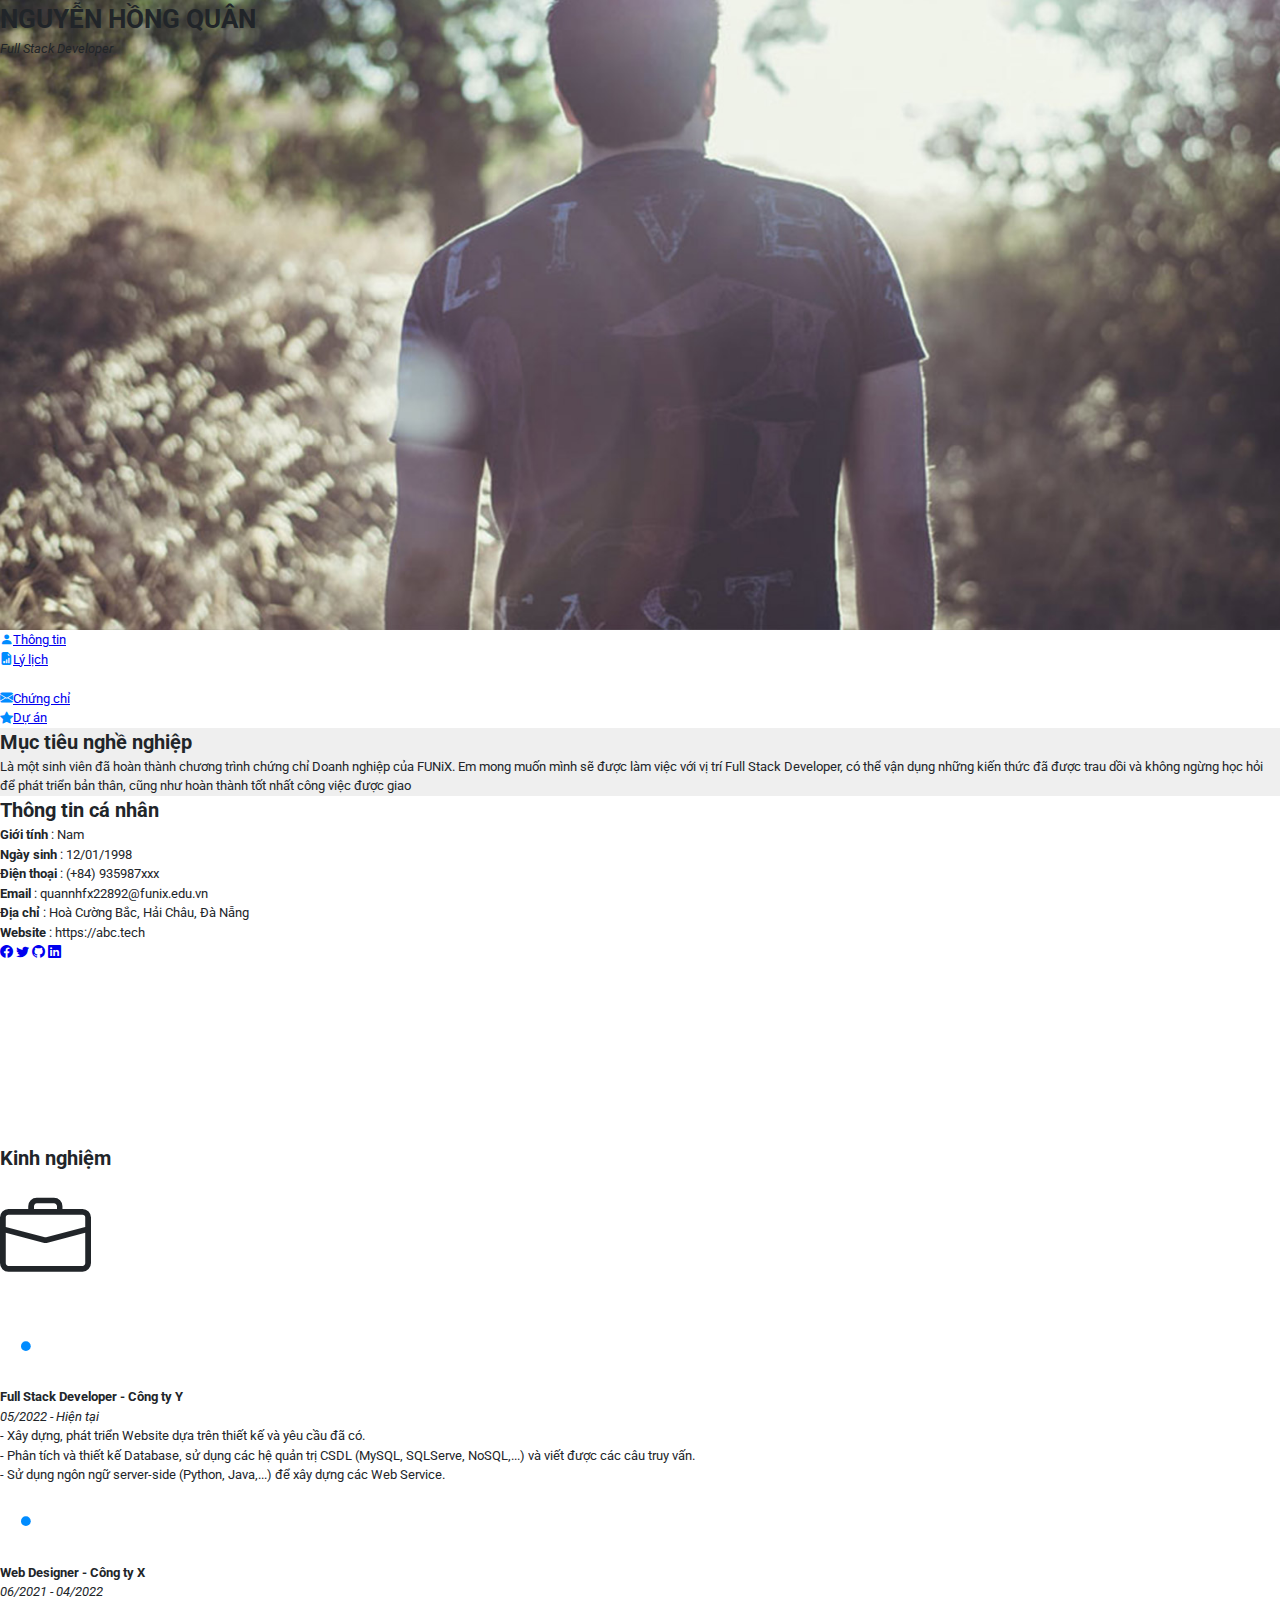
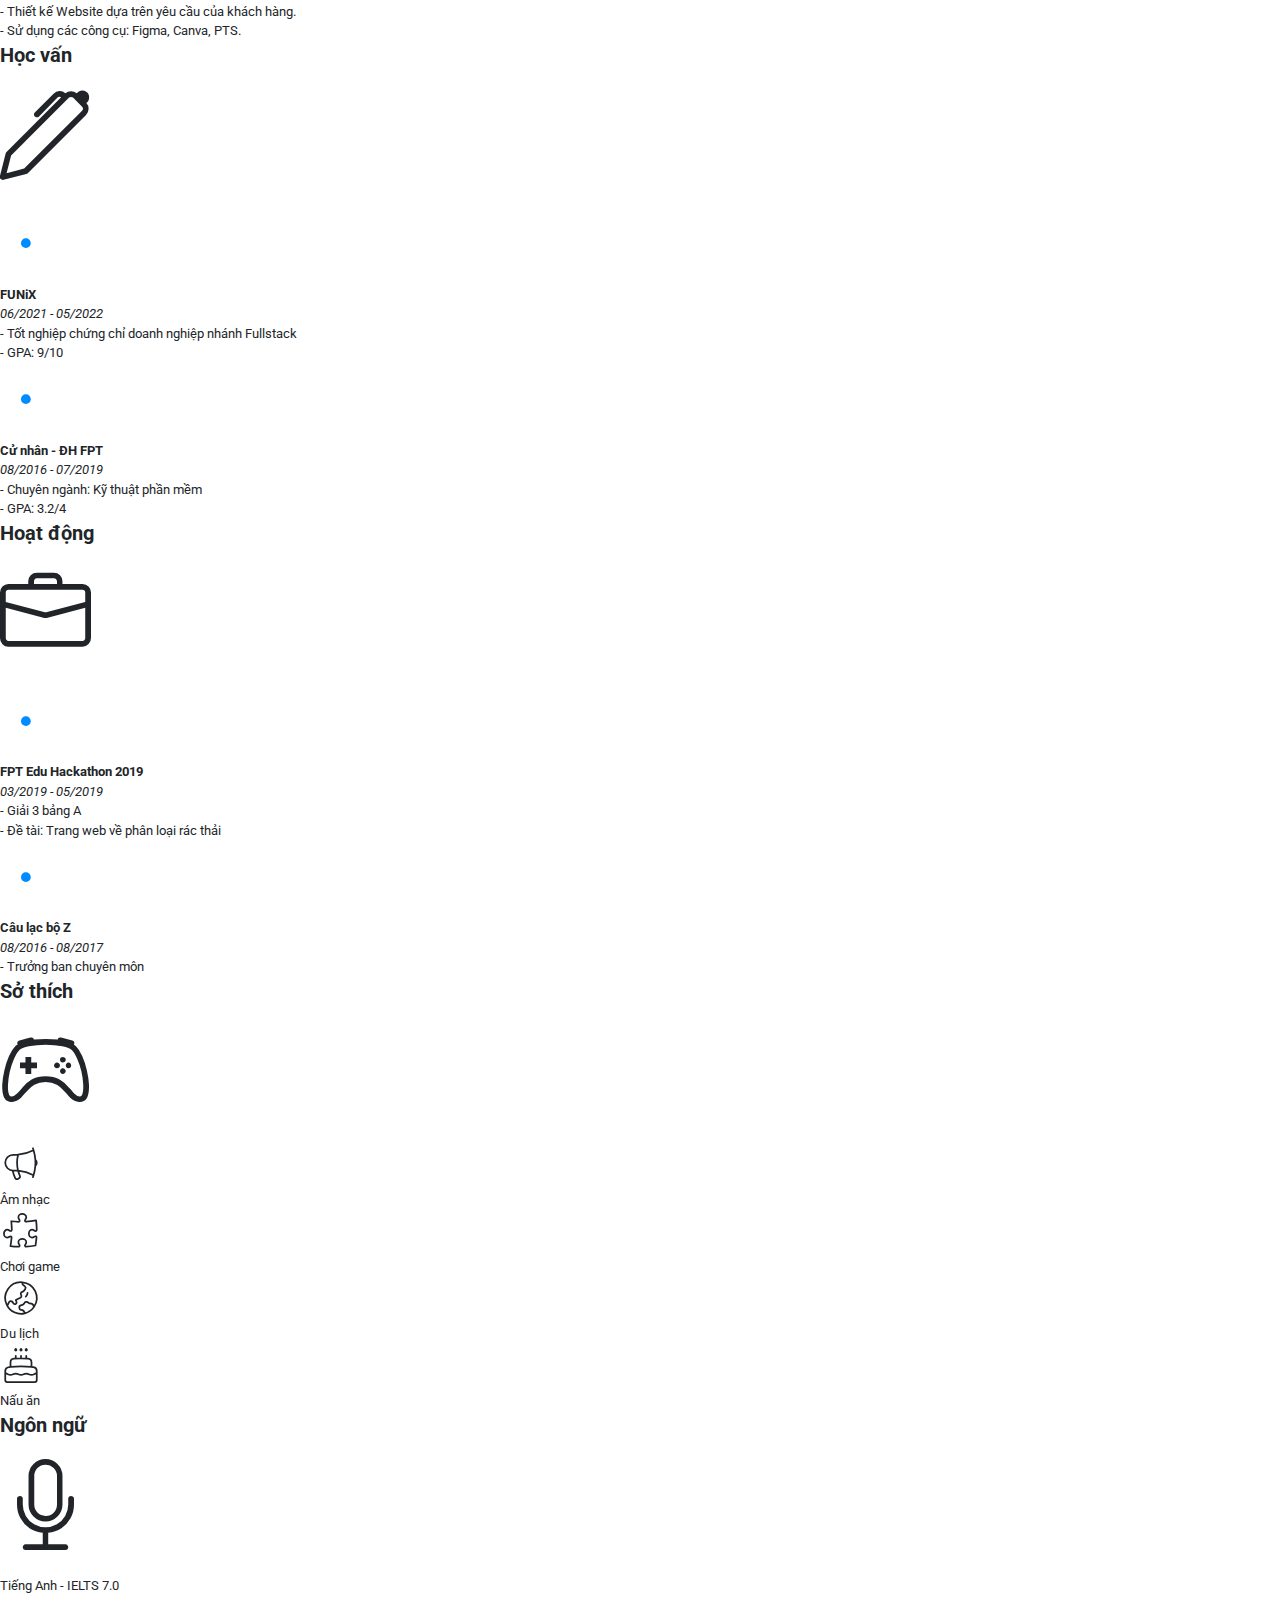
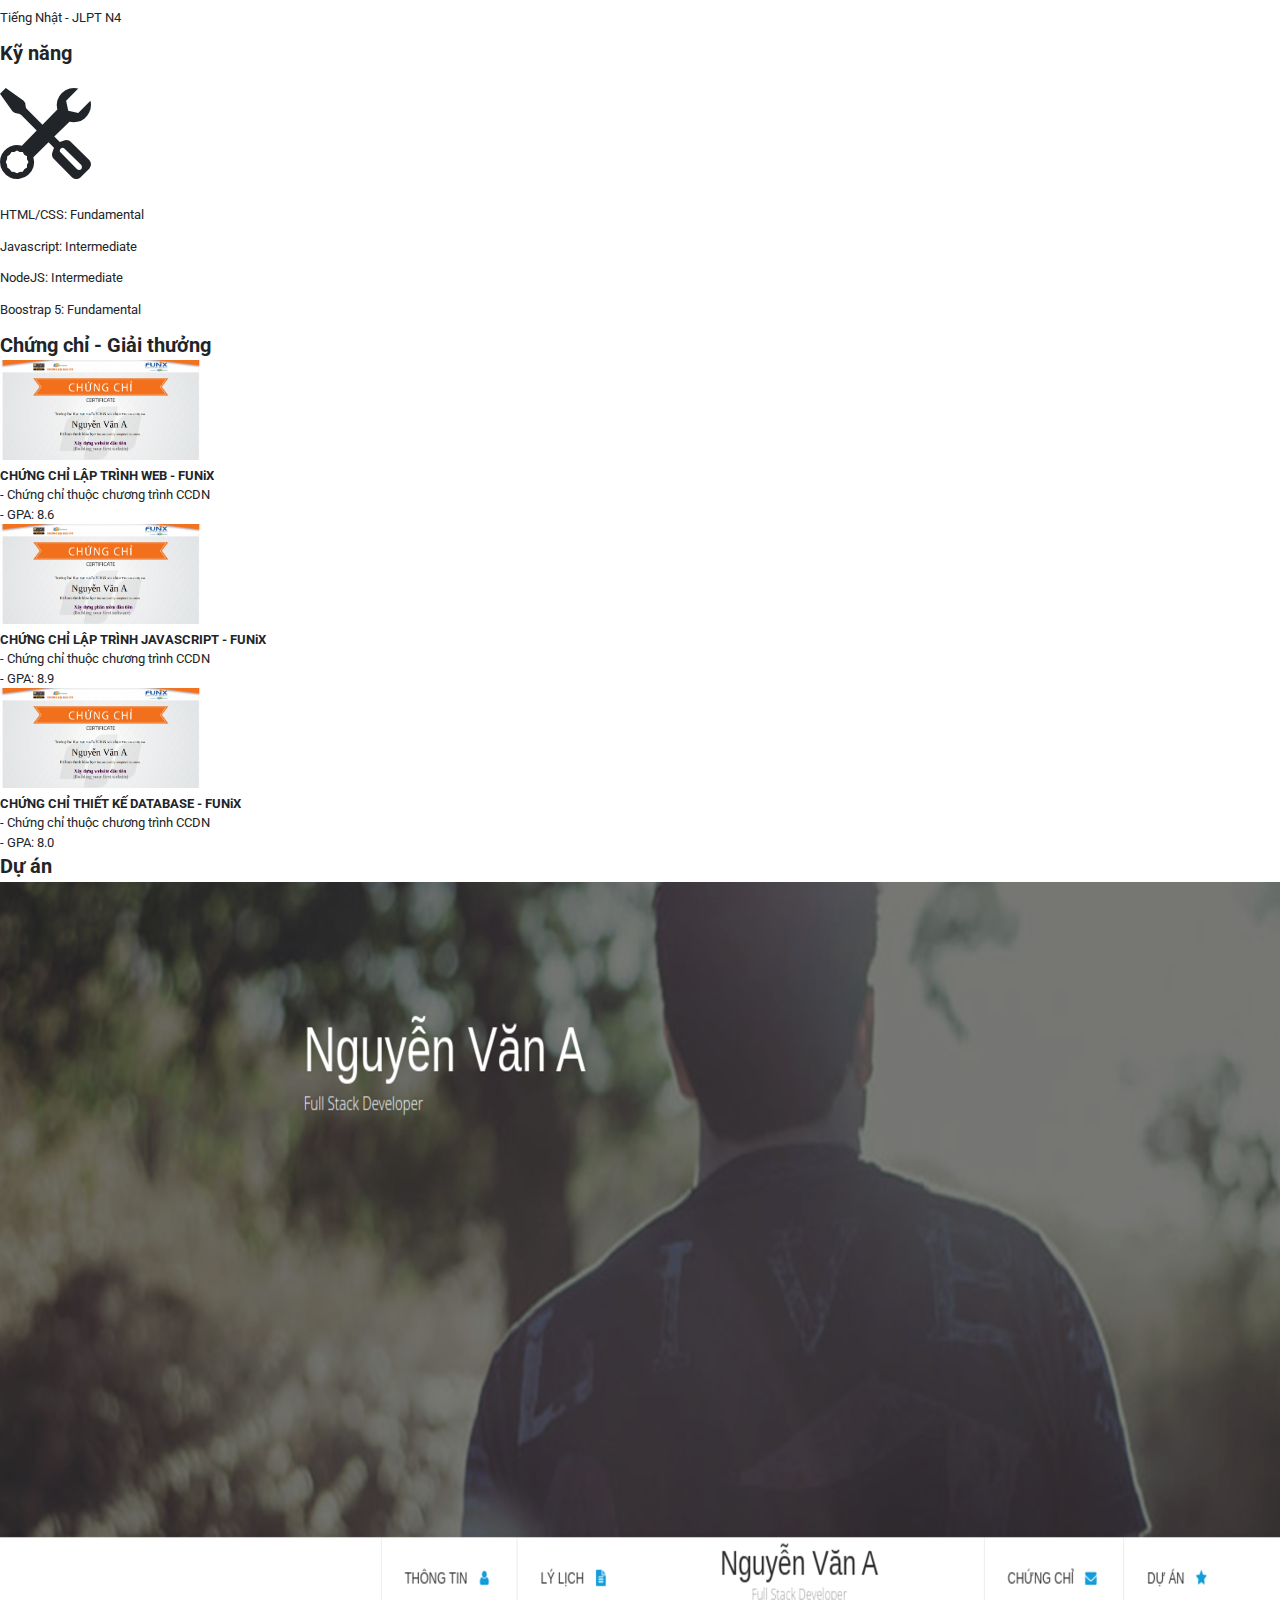
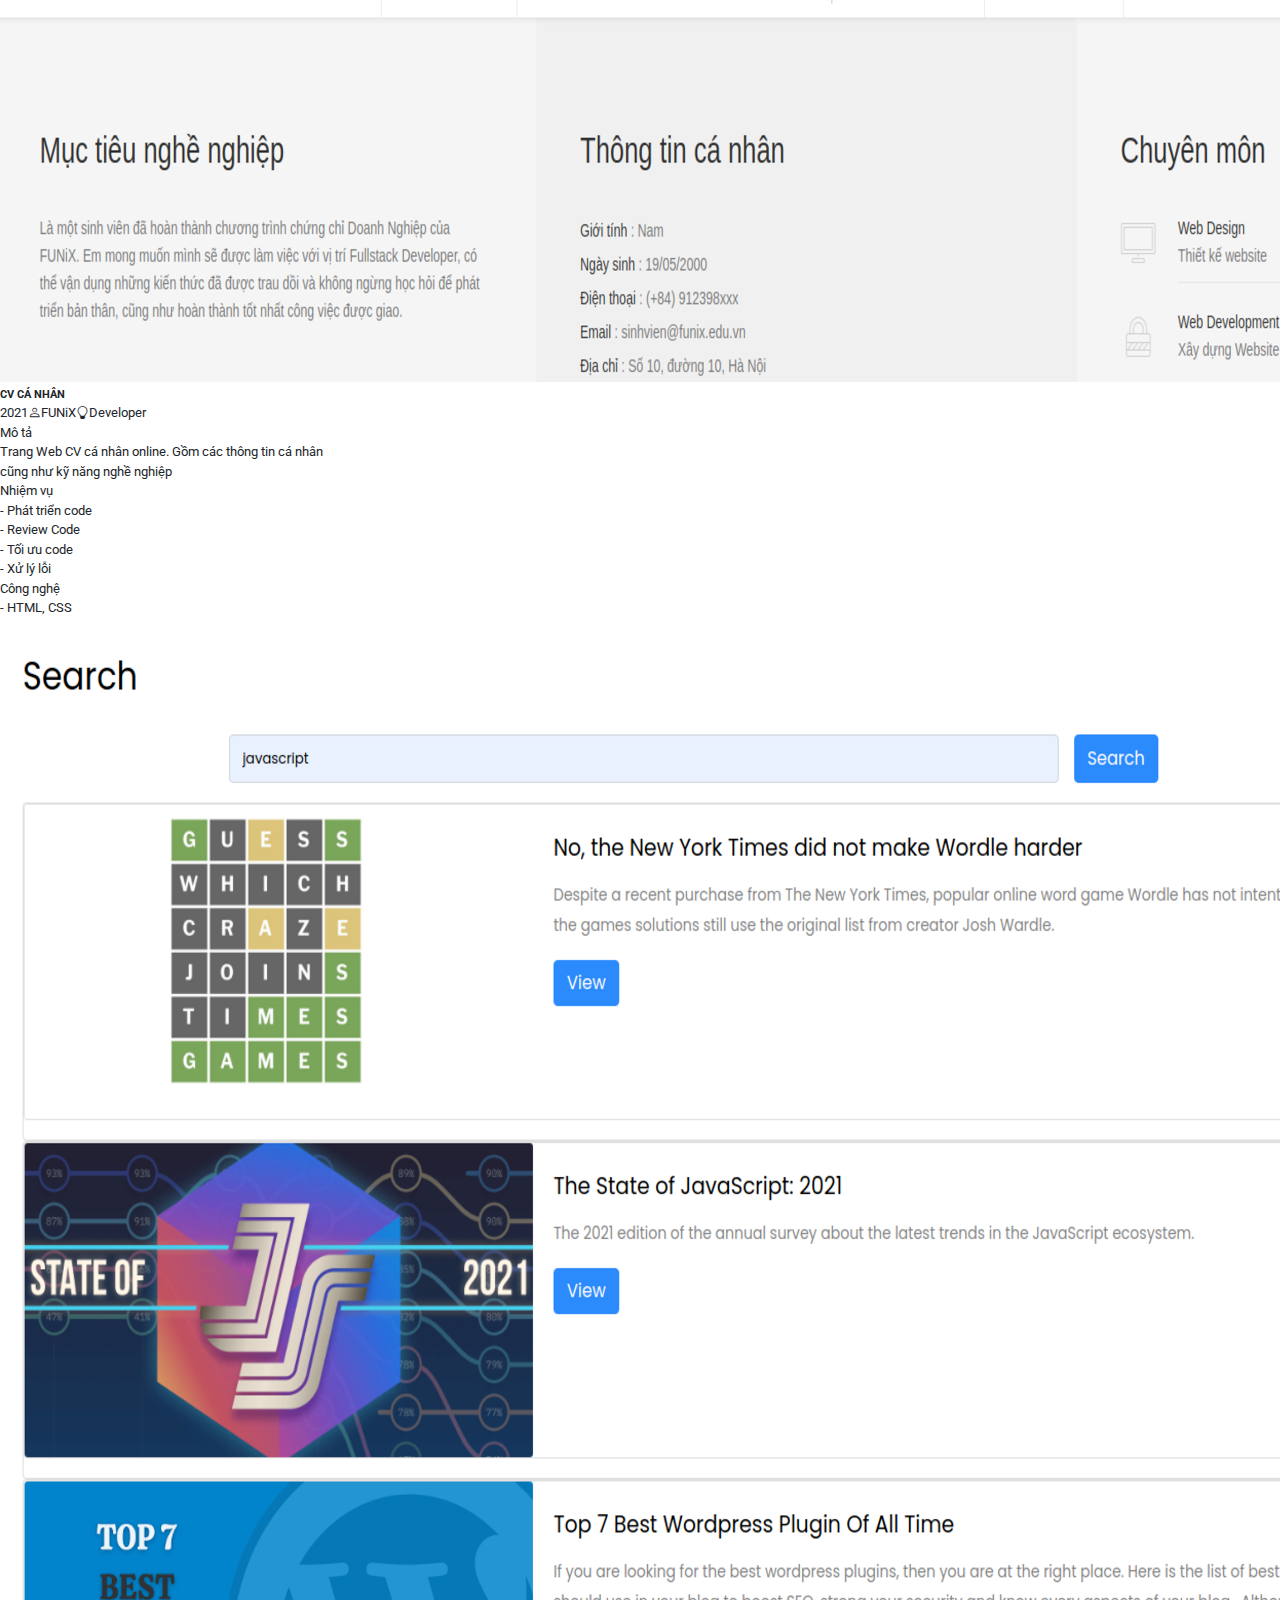
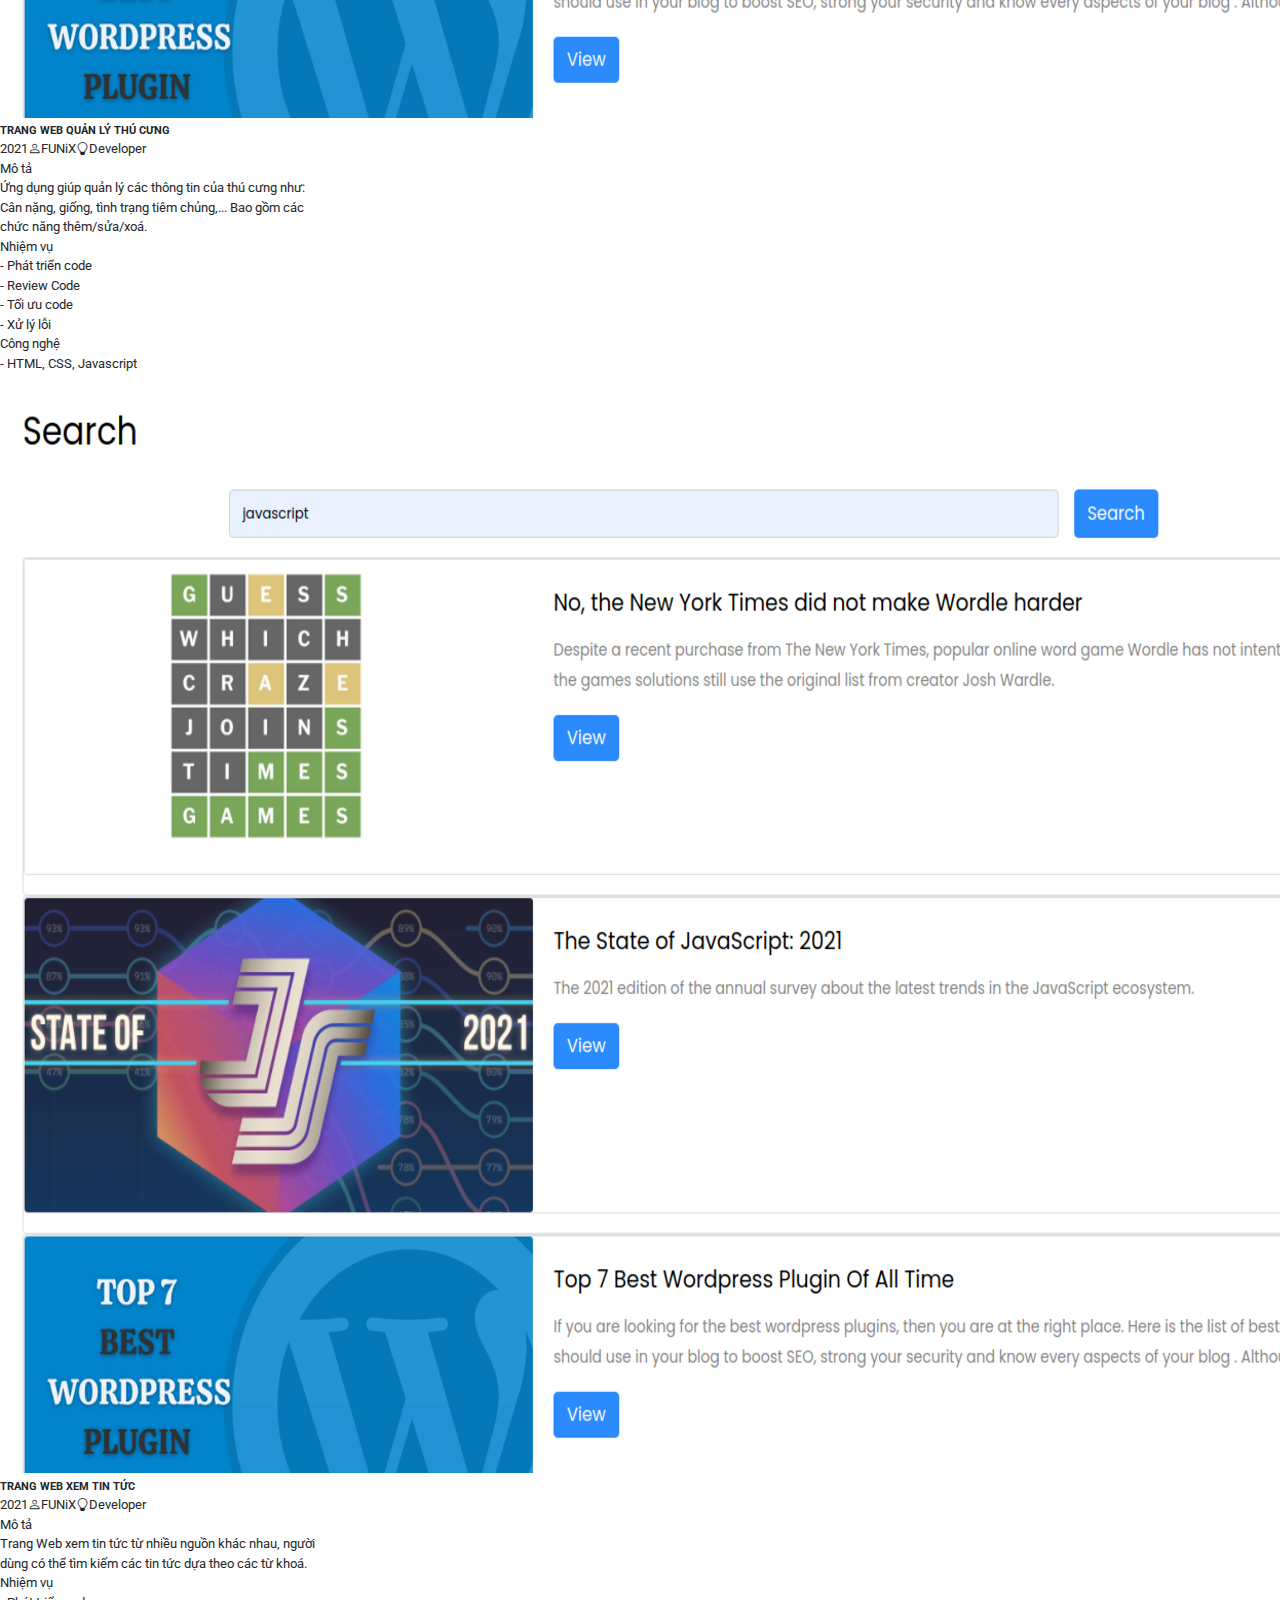
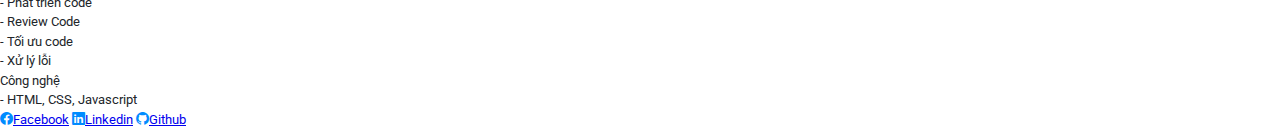
<file: Assignment 03 - Boostrap5.html>
<!DOCTYPE html>
<html lang="en">
  <head>
    <meta charset="UTF-8" />
    <meta http-equiv="X-UA-Compatible" content="IE=edge" />
    <meta name="viewport" content="width=device-width, initial-scale=1.0" />
    <link
      href="https://cdn.jsdelivr.net/npm/bootstrap@5.3.0-alpha3/dist/css/bootstrap.min.css"
      rel="stylesheet"
      integrity="sha384-KK94CHFLLe+nY2dmCWGMq91rCGa5gtU4mk92HdvYe+M/SXH301p5ILy+dN9+nJOZ"
      crossorigin="anonymous"
    />
    <link
      rel="stylesheet"
      href="https://cdn.jsdelivr.net/npm/bootstrap-icons@1.10.5/font/bootstrap-icons.css"
    />
    <link rel="preconnect" href="https://fonts.googleapis.com" />
    <link rel="preconnect" href="https://fonts.gstatic.com" crossorigin />
    <link
      href="https://fonts.googleapis.com/css2?family=Roboto:ital,wght@0,400;0,500;0,700;1,400&display=swap"
      rel="stylesheet"
    />
    <title>Quan's Assignment 03</title>
    <style>
      html {
        font-family: "Roboto", sans-serif;
        color: #212529;
        font-size: 13px;
        font-weight: 400;
        line-height: 1.5;
      }
      * {
        box-sizing: border-box;
        padding: 0;
        margin: 0;
      }
    </style>
  </head>
  <body>
    <header class="img-fluid position-relative">
      <div
        class="banner d-flex justify-content-center"
        style="
          background-image: url('/images/banner.jpg');
          background-size: cover;
          height: 70vh;
        "
      >
        <div class="text-center text-light my-auto" style="height: 20%">
          <h1 class="fw-bold">NGUYỄN HỒNG QUÂN</h1>
          <p class="fs-4 fw-semibold"><em>Full Stack Developer</em></p>
        </div>
      </div>
      <nav class="navbar navbar-expand bg-light mx-auto py-0">
        <ul
          class="menu-bar navbar-nav d-flex gap-0 justify-content-space-between align-items-center m-auto fw-semibold"
        >
          <li class="navbar-item fs-4 text-center" style="width: 15rem">
            <a
              href="#infor"
              class="nav-link text-uppercase border-start border-2 py-3"
              ><i
                class="bi bi-person-fill me-2"
                style="color: rgb(0, 140, 255)"
              ></i
              >Thông tin</a
            >
          </li>
          <li class="navbar-item fs-4 text-center" style="width: 15rem">
            <a
              href="#curriculum"
              class="nav-link text-uppercase border-start border-end border-2 py-3"
              ><i
                class="bi bi-file-earmark-bar-graph-fill me-2"
                style="color: rgb(0, 140, 255)"
              ></i
              >Lý lịch</a
            >
          </li>
          <li class="navbar-item py-3" style="width: 5rem"></li>
          <li class="navbar-item fs-4 text-center" style="width: 15rem">
            <a
              href="#certificate"
              class="nav-link text-uppercase border-start border-2 py-3"
              ><i
                class="bi bi-envelope-fill me-2"
                style="color: rgb(0, 140, 255)"
              ></i
              >Chứng chỉ</a
            >
          </li>
          <li class="navbar-item fs-4 text-center" style="width: 15rem">
            <a
              href="#project"
              class="nav-link text-uppercase border-start border-end border-2 py-3"
              ><i
                class="bi bi-star-fill me-2"
                style="color: rgb(0, 140, 255)"
              ></i
              >Dự án</a
            >
          </li>
        </ul>
      </nav>
    </header>
    <section
      id="infor"
      class="d-flex justify-content-center"
      style="height: 32rem"
    >
      <div
        class="text-center w-50 p-5"
        style="background-color: rgb(239, 239, 239)"
      >
        <h2 class="text-start m-5">Mục tiêu nghề nghiệp</h2>
        <p class="text-start m-5">
          Là một sinh viên đã hoàn thành chương trình chứng chỉ Doanh nghiệp của
          FUNiX. Em mong muốn mình sẽ được làm việc với vị trí Full Stack
          Developer, có thể vận dụng những kiến thức đã được trau dồi và không
          ngừng học hỏi để phát triển bản thân, cũng như hoàn thành tốt nhất
          công việc được giao
        </p>
      </div>
      <div
        id="infor"
        class="text-center text-start bg-secondary-subtle w-50 p-5"
      >
        <h2 class="text-start m-5">Thông tin cá nhân</h2>
        <p class="text-start my-2 mx-5"><strong>Giới tính </strong>: Nam</p>
        <p class="text-start my-2 mx-5">
          <strong>Ngày sinh </strong>: 12/01/1998
        </p>
        <p class="text-start my-2 mx-5">
          <strong>Điện thoại </strong>: (+84) 935987xxx
        </p>
        <p class="text-start my-2 mx-5">
          <strong>Email </strong>: quannhfx22892@funix.edu.vn
        </p>
        <p class="text-start my-2 mx-5">
          <strong>Địa chỉ </strong>: Hoà Cường Bắc, Hải Châu, Đà Nẵng
        </p>
        <p class="text-start my-2 mx-5">
          <strong>Website </strong>: https://abc.tech
        </p>
        <div class="text-start pt-4 mx-5">
          <a href="www.facebook.com" target="_blank"
            ><i class="bi bi-facebook mx-2 h4"></i
          ></a>
          <a href="www.twitter.com" target="_blank"
            ><i class="bi bi-twitter mx-2 h4"></i
          ></a>
          <a href="www.github.com" target="_blank"
            ><i class="bi bi-github mx-2 h4"></i
          ></a>
          <a href="www.facebook.com" target="_blank"
            ><i class="bi bi-linkedin mx-2 h4"></i
          ></a>
        </div>
      </div>
    </section>
    <section id="curriculum" class="container mt-5">
      <div class="row gap-3">
        <div class="col card">
          <div class="card-body p-5">
            <h2 class="card-title">Kinh nghiệm</h2>
            <i
              class="bi bi-briefcase text-secondary opacity-50 position-absolute end-0 translate-middle"
              style="font-size: 700%; top: 55px"
            ></i>
            <ul class="card-text ps-4 position-relative mt-5">
              <i
                class="bi bi-dot position-absolute start-25 translate-middle pt-4 pe-5"
                style="font-size: 4rem; color: rgb(0, 140, 255)"
              ></i>
              <li style="list-style-type: none">
                <span><strong>Full Stack Developer - Công ty Y</strong></span
                ><br />
                <span>
                  <em
                    >05/2022 -
                    <span class="btn btn-sm btn-primary px-1 py-0 text-center"
                      >Hiện tại</span
                    ></em
                  ></span
                >
                <p>
                  - Xây dựng, phát triển Website dựa trên thiết kế và yêu cầu đã
                  có.
                  <br />
                  - Phân tích và thiết kế Database, sử dụng các hệ quản trị CSDL
                  (MySQL, SQLServe, NoSQL,...) và viết được các câu truy vấn.
                  <br />
                  - Sử dụng ngôn ngữ server-side (Python, Java,...) để xây dựng
                  các Web Service.
                </p>
              </li>
              <i
                class="bi bi-dot position-absolute start-25 translate-middle pt-4 pe-5"
                style="font-size: 4rem; color: rgb(0, 140, 255)"
              ></i>
              <li style="list-style-type: none">
                <span><strong>Web Designer - Công ty X</strong></span>
                <br />
                <span><em>06/2021 - 04/2022</em></span>
                <p>
                  - Thiết kế Website dựa trên yêu cầu của khách hàng. <br />
                  - Sử dụng các công cụ: Figma, Canva, PTS.
                </p>
              </li>
            </ul>
          </div>
        </div>
        <div class="col card">
          <div class="card-body p-5">
            <h2 class="card-title">Học vấn</h2>
            <i
              class="bi bi-pen text-secondary opacity-50 position-absolute end-0 translate-middle"
              style="font-size: 700%; top: 55px"
            ></i>
            <ul
              class="card-text position-relative ps-4 mt-5"
              style="list-style-type: none"
            >
              <i
                class="bi bi-dot position-absolute start-25 translate-middle pt-4 pe-5"
                style="font-size: 4rem; color: rgb(0, 140, 255)"
              ></i>
              <li>
                <span><strong>FUNiX</strong></span
                ><br />
                <span><em>06/2021 - 05/2022</em></span>
                <p>
                  - Tốt nghiệp chứng chỉ doanh nghiệp nhánh Fullstack<br />
                  - GPA: 9/10
                </p>
              </li>
              <i
                class="bi bi-dot position-absolute start-75 translate-middle pt-4 pe-5"
                style="font-size: 4rem; color: rgb(0, 140, 255)"
              ></i>
              <li>
                <spa><strong>Cử nhân - ĐH FPT</strong></spa
                ><br />
                <span><em>08/2016 - 07/2019</em></span>
                <p>
                  - Chuyên ngành: Kỹ thuật phần mềm <br />
                  - GPA: 3.2/4
                </p>
              </li>
            </ul>
          </div>
        </div>
        <div class="col card">
          <div class="card-body p-5">
            <h2 class="card-title">Hoạt động</h2>
            <i
              class="bi bi-briefcase text-secondary opacity-50 position-absolute end-0 translate-middle"
              style="font-size: 700%; top: 55px"
            ></i>
            <ul
              class="card-text ps-4 position-relative mt-5"
              style="list-style-type: none"
            >
              <i
                class="bi bi-dot position-absolute start-25 translate-middle pt-4 pe-5"
                style="font-size: 4rem; color: rgb(0, 140, 255)"
              ></i>
              <li>
                <span><strong>FPT Edu Hackathon 2019</strong></span
                ><br />
                <span><em>03/2019 - 05/2019</em></span>

                <p>
                  - Giải 3 bảng A <br />
                  - Đề tài: Trang web về phân loại rác thải
                </p>
              </li>
              <i
                class="bi bi-dot position-absolute start-75 translate-middle pt-4 pe-5"
                style="font-size: 4rem; color: rgb(0, 140, 255)"
              ></i>
              <li>
                <span><strong>Câu lạc bộ Z</strong></span
                ><br />
                <span><em>08/2016 - 08/2017</em></span>
                <p>- Trưởng ban chuyên môn</p>
              </li>
            </ul>
          </div>
        </div>
      </div>
      <div class="row gap-3 mt-3">
        <div class="col card">
          <div class="card-body p-5">
            <h2 class="card-title mb-5">Sở thích</h2>
            <i
              class="bi bi-controller text-secondary opacity-50 position-absolute end-0 translate-middle"
              style="font-size: 700%; top: 55px"
            ></i>
            <div class="card-text d-flex gap-5">
              <div class="text-center">
                <svg
                  xmlns="http://www.w3.org/2000/svg"
                  fill="none"
                  viewBox="0 0 24 24"
                  stroke-width="1"
                  stroke="currentColor"
                  width="42"
                  class="p-2 mb-3 border border-2 border-primary text-primary opacity-75 rounded-circle"
                >
                  <path
                    stroke-linecap="round"
                    stroke-linejoin="round"
                    d="M10.34 15.84c-.688-.06-1.386-.09-2.09-.09H7.5a4.5 4.5 0 110-9h.75c.704 0 1.402-.03 2.09-.09m0 9.18c.253.962.584 1.892.985 2.783.247.55.06 1.21-.463 1.511l-.657.38c-.551.318-1.26.117-1.527-.461a20.845 20.845 0 01-1.44-4.282m3.102.069a18.03 18.03 0 01-.59-4.59c0-1.586.205-3.124.59-4.59m0 9.18a23.848 23.848 0 018.835 2.535M10.34 6.66a23.847 23.847 0 008.835-2.535m0 0A23.74 23.74 0 0018.795 3m.38 1.125a23.91 23.91 0 011.014 5.395m-1.014 8.855c-.118.38-.245.754-.38 1.125m.38-1.125a23.91 23.91 0 001.014-5.395m0-3.46c.495.413.811 1.035.811 1.73 0 .695-.316 1.317-.811 1.73m0-3.46a24.347 24.347 0 010 3.46"
                  />
                </svg>
                <p>Âm nhạc</p>
              </div>
              <div class="text-center">
                <svg
                  xmlns="http://www.w3.org/2000/svg"
                  fill="none"
                  viewBox="0 0 24 24"
                  stroke-width="1"
                  stroke="currentColor"
                  width="42"
                  class="p-2 mb-3 border border-2 border-primary text-primary opacity-75 rounded-circle"
                >
                  <path
                    stroke-linecap="round"
                    stroke-linejoin="round"
                    d="M14.25 6.087c0-.355.186-.676.401-.959.221-.29.349-.634.349-1.003 0-1.036-1.007-1.875-2.25-1.875s-2.25.84-2.25 1.875c0 .369.128.713.349 1.003.215.283.401.604.401.959v0a.64.64 0 01-.657.643 48.39 48.39 0 01-4.163-.3c.186 1.613.293 3.25.315 4.907a.656.656 0 01-.658.663v0c-.355 0-.676-.186-.959-.401a1.647 1.647 0 00-1.003-.349c-1.036 0-1.875 1.007-1.875 2.25s.84 2.25 1.875 2.25c.369 0 .713-.128 1.003-.349.283-.215.604-.401.959-.401v0c.31 0 .555.26.532.57a48.039 48.039 0 01-.642 5.056c1.518.19 3.058.309 4.616.354a.64.64 0 00.657-.643v0c0-.355-.186-.676-.401-.959a1.647 1.647 0 01-.349-1.003c0-1.035 1.008-1.875 2.25-1.875 1.243 0 2.25.84 2.25 1.875 0 .369-.128.713-.349 1.003-.215.283-.4.604-.4.959v0c0 .333.277.599.61.58a48.1 48.1 0 005.427-.63 48.05 48.05 0 00.582-4.717.532.532 0 00-.533-.57v0c-.355 0-.676.186-.959.401-.29.221-.634.349-1.003.349-1.035 0-1.875-1.007-1.875-2.25s.84-2.25 1.875-2.25c.37 0 .713.128 1.003.349.283.215.604.401.96.401v0a.656.656 0 00.658-.663 48.422 48.422 0 00-.37-5.36c-1.886.342-3.81.574-5.766.689a.578.578 0 01-.61-.58v0z"
                  />
                </svg>
                <p>Chơi game</p>
              </div>
              <div class="text-center">
                <svg
                  xmlns="http://www.w3.org/2000/svg"
                  fill="none"
                  viewBox="0 0 24 24"
                  stroke-width="1"
                  stroke="currentColor"
                  width="42"
                  class="p-2 mb-3 border border-2 border-primary text-primary opacity-75 rounded-circle"
                >
                  <path
                    stroke-linecap="round"
                    stroke-linejoin="round"
                    d="M12.75 3.03v.568c0 .334.148.65.405.864l1.068.89c.442.369.535 1.01.216 1.49l-.51.766a2.25 2.25 0 01-1.161.886l-.143.048a1.107 1.107 0 00-.57 1.664c.369.555.169 1.307-.427 1.605L9 13.125l.423 1.059a.956.956 0 01-1.652.928l-.679-.906a1.125 1.125 0 00-1.906.172L4.5 15.75l-.612.153M12.75 3.031a9 9 0 00-8.862 12.872M12.75 3.031a9 9 0 016.69 14.036m0 0l-.177-.529A2.25 2.25 0 0017.128 15H16.5l-.324-.324a1.453 1.453 0 00-2.328.377l-.036.073a1.586 1.586 0 01-.982.816l-.99.282c-.55.157-.894.702-.8 1.267l.073.438c.08.474.49.821.97.821.846 0 1.598.542 1.865 1.345l.215.643m5.276-3.67a9.012 9.012 0 01-5.276 3.67m0 0a9 9 0 01-10.275-4.835M15.75 9c0 .896-.393 1.7-1.016 2.25"
                  />
                </svg>
                <p>Du lịch</p>
              </div>
              <div class="text-center">
                <svg
                  xmlns="http://www.w3.org/2000/svg"
                  fill="none"
                  viewBox="0 0 24 24"
                  stroke-width="1"
                  stroke="currentColor"
                  width="42"
                  class="p-2 mb-3 border border-2 border-primary text-primary opacity-75 rounded-circle"
                >
                  <path
                    stroke-linecap="round"
                    stroke-linejoin="round"
                    d="M12 8.25v-1.5m0 1.5c-1.355 0-2.697.056-4.024.166C6.845 8.51 6 9.473 6 10.608v2.513m6-4.87c1.355 0 2.697.055 4.024.165C17.155 8.51 18 9.473 18 10.608v2.513m-3-4.87v-1.5m-6 1.5v-1.5m12 9.75l-1.5.75a3.354 3.354 0 01-3 0 3.354 3.354 0 00-3 0 3.354 3.354 0 01-3 0 3.354 3.354 0 00-3 0 3.354 3.354 0 01-3 0L3 16.5m15-3.38a48.474 48.474 0 00-6-.37c-2.032 0-4.034.125-6 .37m12 0c.39.049.777.102 1.163.16 1.07.16 1.837 1.094 1.837 2.175v5.17c0 .62-.504 1.124-1.125 1.124H4.125A1.125 1.125 0 013 20.625v-5.17c0-1.08.768-2.014 1.837-2.174A47.78 47.78 0 016 13.12M12.265 3.11a.375.375 0 11-.53 0L12 2.845l.265.265zm-3 0a.375.375 0 11-.53 0L9 2.845l.265.265zm6 0a.375.375 0 11-.53 0L15 2.845l.265.265z"
                  />
                </svg>
                <p>Nấu ăn</p>
              </div>
            </div>
          </div>
        </div>
        <div class="col card">
          <div class="card-body p-5">
            <h2 class="card-title mb-5">Ngôn ngữ</h2>
            <i
              class="bi bi-mic text-secondary opacity-50 position-absolute end-0 translate-middle"
              style="font-size: 700%; top: 55px"
            ></i>
            <div class="card-text">
              <div>
                <p class="mb-3">Tiếng Anh - IELTS 7.0</p>
                <div class="d-flex gap-3 mb-4">
                  <div
                    class="bg-primary"
                    style="width: 50px; height: 4px"
                  ></div>
                  <div
                    class="bg-primary"
                    style="width: 50px; height: 4px"
                  ></div>
                  <div
                    class="bg-dark-subtle"
                    style="width: 50px; height: 4px"
                  ></div>
                </div>
              </div>
              <p class="mb-3">Tiếng Nhật - JLPT N4</p>
              <div class="d-flex gap-3">
                <div class="bg-primary" style="width: 50px; height: 4px"></div>
                <div
                  class="bg-dark-subtle"
                  style="width: 50px; height: 4px"
                ></div>
                <div
                  class="bg-dark-subtle"
                  style="width: 50px; height: 4px"
                ></div>
              </div>
            </div>
          </div>
        </div>
        <div class="col card">
          <div class="card-body p-5">
            <h2 class="card-title mb-5">Kỹ năng</h2>
            <i
              class="bi bi-tools text-secondary opacity-50 position-absolute end-0 translate-middle"
              style="font-size: 700%; top: 55px"
            ></i>
            <div class="card-text">
              <p class="mb-3">HTML/CSS: Fundamental</p>
              <div class="d-flex gap-3 mb-4">
                <div class="bg-primary" style="width: 50px; height: 4px"></div>
                <div
                  class="bg-dark-subtle"
                  style="width: 50px; height: 4px"
                ></div>
                <div
                  class="bg-dark-subtle"
                  style="width: 50px; height: 4px"
                ></div>
              </div>
              <p class="mb-3">Javascript: Intermediate</p>
              <div class="d-flex gap-3 mb-4">
                <div class="bg-primary" style="width: 50px; height: 4px"></div>
                <div class="bg-primary" style="width: 50px; height: 4px"></div>
                <div
                  class="bg-dark-subtle"
                  style="width: 50px; height: 4px"
                ></div>
              </div>
              <p class="mb-3">NodeJS: Intermediate</p>
              <div class="d-flex gap-3 mb-4">
                <div class="bg-primary" style="width: 50px; height: 4px"></div>
                <div class="bg-primary" style="width: 50px; height: 4px"></div>
                <div
                  class="bg-dark-subtle"
                  style="width: 50px; height: 4px"
                ></div>
              </div>
              <p class="mb-3">Boostrap 5: Fundamental</p>
              <div class="d-flex gap-3 mb-4">
                <div class="bg-primary" style="width: 50px; height: 4px"></div>
                <div
                  class="bg-dark-subtle"
                  style="width: 50px; height: 4px"
                ></div>
                <div
                  class="bg-dark-subtle"
                  style="width: 50px; height: 4px"
                ></div>
              </div>
            </div>
          </div>
        </div>
      </div>
    </section>
    <section id="certificate" class="container mt-5" style="width: 70%">
      <h2 class="mb-4">Chứng chỉ - Giải thưởng</h2>
      <div
        class="d-flex gap-5 align-items-start pb-5 border-bottom border-warning"
      >
        <div class="d-flex gap-2 align-items-center">
          <img src="images/Cert_WEB.png" alt="" style="height: 100px" />
          <div class="text-start ps-2">
            <p><strong>CHỨNG CHỈ LẬP TRÌNH WEB - FUNiX</strong></p>
            <p>
              - Chứng chỉ thuộc chương trình CCDN <br />
              - GPA: 8.6
            </p>
          </div>
        </div>
        <div
          class="d-flex gap-2 align-items-center border-start border-1 border-warning ps-5"
        >
          <img src="images/Cert_PRF.png" alt="" style="height: 100px" />
          <div class="text-start ps-2">
            <p><strong>CHỨNG CHỈ LẬP TRÌNH JAVASCRIPT - FUNiX</strong></p>
            <p>
              - Chứng chỉ thuộc chương trình CCDN <br />
              - GPA: 8.9
            </p>
          </div>
        </div>
      </div>
      <div class="d-block w-75 pt-5">
        <div class="d-flex gap-2 align-items-center">
          <img src="images/Cert_WEB.png" alt="" style="height: 100px" />
          <div class="text-start ps-2">
            <p><strong>CHỨNG CHỈ THIẾT KẾ DATABASE - FUNiX</strong></p>
            <p>
              - Chứng chỉ thuộc chương trình CCDN <br />
              - GPA: 8.0
            </p>
          </div>
        </div>
      </div>
    </section>
    <section class="container mt-5" style="width: 70%">
      <h2 class="mb-4">Dự án</h2>
      <div class="d-flex gap-5">
        <div class="card" style="width: 25rem">
          <img src="images/project_1.png" alt="" class="card-img-top" />
          <div class="card-body text-center border-top border-secondary-subtle">
            <h5 class="card-title pt-1 m-auto">CV CÁ NHÂN</h5>
          </div>
          <div class="card-body border-top border-secondary-subtle text-center">
            <span class="rounded-pill bg-primary text-light px-3 py-2"
              >2021</span
            ><span class="mx-4"><i class="bi bi-person me-1 h5"></i>FUNiX</span
            ><span><i class="bi bi-lightbulb me-1 h5"></i>Developer</span>
          </div>
          <div
            class="card-body d-flex gap-4 border-top border-secondary-subtle my-0"
          >
            <p class="w-25 mb-0">Mô tả</p>
            <p class="w-75 mb-0">
              Trang Web CV cá nhân online. Gồm các thông tin cá nhân cũng như kỹ
              năng nghề nghiệp
            </p>
          </div>
          <div
            class="card-body d-flex gap-4 border-top border-secondary-subtle my-0"
          >
            <p class="w-25 mb-0">Nhiệm vụ</p>
            <p class="w-75 mb-0">
              - Phát triển code<br />- Review Code<br />- Tối ưu code<br />- Xử
              lý lỗi
            </p>
          </div>
          <div
            class="card-body d-flex gap-4 border-top border-secondary-subtle my-0"
          >
            <p class="w-25 mb-0">Công nghệ</p>
            <p class="w-75 mb-0">- HTML, CSS</p>
          </div>
        </div>
        <div class="card" style="width: 25rem">
          <img src="images/project_3.png" alt="" class="card-img-top" />
          <div class="card-body text-center border-top border-secondary-subtle">
            <h5 class="card-title pt-1 m-auto">TRANG WEB QUẢN LÝ THÚ CƯNG</h5>
          </div>
          <div class="card-body border-top border-secondary-subtle text-center">
            <span class="rounded-pill bg-primary text-light px-3 py-2"
              >2021</span
            ><span class="mx-4"><i class="bi bi-person me-1 h5"></i>FUNiX</span
            ><span><i class="bi bi-lightbulb me-1 h5"></i>Developer</span>
          </div>
          <div
            class="card-body d-flex gap-4 border-top border-secondary-subtle my-0"
          >
            <p class="w-25 mb-0">Mô tả</p>
            <p class="w-75 mb-0">
              Ứng dụng giúp quản lý các thông tin của thú cưng như: Cân nặng,
              giống, tình trạng tiêm chủng,... Bao gồm các chức năng
              thêm/sửa/xoá.
            </p>
          </div>
          <div
            class="card-body d-flex gap-4 border-top border-secondary-subtle my-0"
          >
            <p class="w-25 mb-0">Nhiệm vụ</p>
            <p class="w-75 mb-0">
              - Phát triển code<br />- Review Code<br />- Tối ưu code<br />- Xử
              lý lỗi
            </p>
          </div>
          <div
            class="card-body d-flex gap-4 border-top border-secondary-subtle my-0"
          >
            <p class="w-25 mb-0">Công nghệ</p>
            <p class="w-75 mb-0">- HTML, CSS, Javascript</p>
          </div>
        </div>
        <div class="card" style="width: 25rem">
          <img src="images/project_3.png" alt="" class="card-img-top" />
          <div class="card-body text-center border-top border-secondary-subtle">
            <h5 class="card-title pt-1 m-auto">TRANG WEB XEM TIN TỨC</h5>
          </div>
          <div class="card-body border-top border-secondary-subtle text-center">
            <span class="rounded-pill bg-primary text-light px-3 py-2"
              >2021</span
            ><span class="mx-4"><i class="bi bi-person me-1 h5"></i>FUNiX</span
            ><span><i class="bi bi-lightbulb me-1 h5"></i>Developer</span>
          </div>
          <div
            class="card-body d-flex gap-4 border-top border-secondary-subtle my-0"
          >
            <p class="w-25 mb-0">Mô tả</p>
            <p class="w-75 mb-0">
              Trang Web xem tin tức từ nhiều nguồn khác nhau, người dùng có thể
              tìm kiếm các tin tức dựa theo các từ khoá.
            </p>
          </div>
          <div
            class="card-body d-flex gap-4 border-top border-secondary-subtle my-0"
          >
            <p class="w-25 mb-0">Nhiệm vụ</p>
            <p class="w-75 mb-0">
              - Phát triển code<br />- Review Code<br />- Tối ưu code<br />- Xử
              lý lỗi
            </p>
          </div>
          <div
            class="card-body d-flex gap-4 border-top border-secondary-subtle my-0"
          >
            <p class="w-25 mb-0">Công nghệ</p>
            <p class="w-75 mb-0">- HTML, CSS, Javascript</p>
          </div>
        </div>
      </div>
    </section>
    <footer class="bg-dark-subtle py-2 mt-5">
      <div
        class="my-4 mx-auto d-flex gap-5 justify-content-center align-items-center"
      >
        <a href="www.facebook.com" class="nav-link fs-5 text-secondary"
          ><i class="bi bi-facebook me-2 h4" style="color: rgb(0, 140, 255)"></i
          >Facebook</a
        >
        <a href="www.linkedin.com" class="nav-link fs-5 text-secondary"
          ><i class="bi bi-linkedin me-2 h4" style="color: rgb(0, 140, 255)"></i
          >Linkedin</a
        >
        <a href="www.github.com" class="nav-link fs-5 text-secondary"
          ><i class="bi bi-github me-2 h4" style="color: rgb(0, 140, 255)"></i
          >Github</a
        >
      </div>
    </footer>
    <script
      src="https://cdn.jsdelivr.net/npm/bootstrap@5.3.0-alpha3/dist/js/bootstrap.bundle.min.js"
      integrity="sha384-ENjdO4Dr2bkBIFxQpeoTz1HIcje39Wm4jDKdf19U8gI4ddQ3GYNS7NTKfAdVQSZe"
      crossorigin="anonymous"
    ></script>
  </body>
</html>
</file>
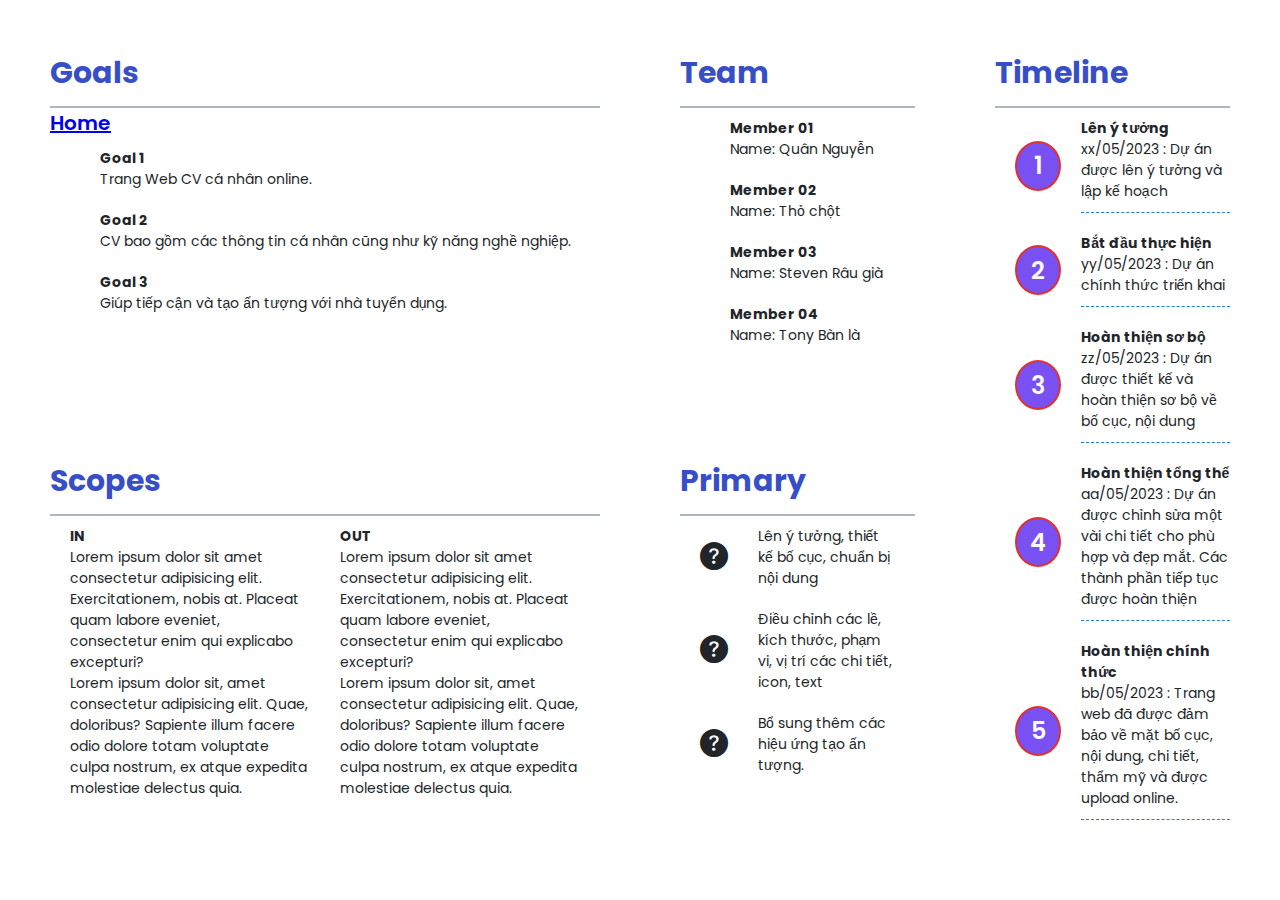
<file: Project Charter - CV.html>
<!DOCTYPE html>
<html lang="en">
  <head>
    <meta charset="UTF-8" />
    <meta http-equiv="X-UA-Compatible" content="IE=edge" />
    <meta name="viewport" content="width=device-width, initial-scale=1.0" />
    <link
      href="https://cdn.jsdelivr.net/npm/bootstrap@5.3.0-alpha3/dist/css/bootstrap.min.css"
      rel="stylesheet"
      integrity="sha384-KK94CHFLLe+nY2dmCWGMq91rCGa5gtU4mk92HdvYe+M/SXH301p5ILy+dN9+nJOZ"
      crossorigin="anonymous"
    />
    <link
      rel="stylesheet"
      href="https://cdn.jsdelivr.net/npm/bootstrap-icons@1.10.5/font/bootstrap-icons.css"
    />
    <link
      rel="stylesheet"
      href="https://cdnjs.cloudflare.com/ajax/libs/font-awesome/6.4.0/css/all.min.css"
      integrity="sha512-iecdLmaskl7CVkqkXNQ/ZH/XLlvWZOJyj7Yy7tcenmpD1ypASozpmT/E0iPtmFIB46ZmdtAc9eNBvH0H/ZpiBw=="
      crossorigin="anonymous"
      referrerpolicy="no-referrer"
    />
    <link rel="preconnect" href="https://fonts.googleapis.com" />
    <link rel="preconnect" href="https://fonts.gstatic.com" crossorigin />
    <link
      href="https://fonts.googleapis.com/css2?family=Poppins:ital,wght@0,400;0,600;0,700;1,400;1,600&display=swap"
      rel="stylesheet"
    />
    <link rel="stylesheet" href="Project Charter.css" />
    <title>Project Charter</title>
    <style>
      html {
        font-family: "Poppins", sans-serif;
        font-size: 14px;
        color: #212529;
        font-weight: 400;
      }

      * {
        box-sizing: border-box;
        margin: 0;
        padding: 0;
      }
    </style>
  </head>
  <body>
    <div id="project-charter">
      <div class="project-charter-container bg-primary">
        <div class="card">
          <div class="card-body">
            <div class="card-title position-relative">
              <h2>Goals</h2>
              <a
                href="Digital CV.html"
                class="nav-link position-absolute end-0 bottom-0 translate-middle fw-bold text-primary"
                >Home</a
              >
            </div>
            <div
              class="card-text border-bottom border-1 border-secondary-subtle"
            >
              <div>
                <i class="fa-solid fa-flag"></i>
              </div>
              <div>
                <h4>Goal 1</h4>
                <p>Trang Web CV cá nhân online.</p>
              </div>
            </div>
            <div
              class="card-text border-bottom border-1 border-secondary-subtle"
            >
              <div>
                <i class="fa-solid fa-flag"></i>
              </div>
              <div>
                <h4>Goal 2</h4>
                <p>
                  CV bao gồm các thông tin cá nhân cũng như kỹ năng nghề nghiệp.
                </p>
              </div>
            </div>
            <div
              class="card-text border-bottom border-1 border-secondary-subtle"
            >
              <div>
                <i class="fa-solid fa-flag"></i>
              </div>
              <div>
                <h4>Goal 3</h4>
                <p>Giúp tiếp cận và tạo ấn tượng với nhà tuyển dụng.</p>
              </div>
            </div>
          </div>
        </div>
        <div class="card">
          <div class="card-body">
            <div class="card-title">
              <h2>Team</h2>
            </div>
            <div class="card-text">
              <div>
                <i class="fa-solid fa-user"></i>
              </div>
              <div>
                <h4>Member 01</h4>
                <p>Name: Quân Nguyễn</p>
              </div>
            </div>
            <div class="card-text">
              <div>
                <i class="fa-solid fa-user"></i>
              </div>
              <div>
                <h4>Member 02</h4>
                <p>Name: Thỏ chột</p>
              </div>
            </div>
            <div class="card-text">
              <div>
                <i class="fa-solid fa-user"></i>
              </div>
              <div>
                <h4>Member 03</h4>
                <p>Name: Steven Râu già</p>
              </div>
            </div>
            <div class="card-text">
              <div>
                <i class="fa-solid fa-user"></i>
              </div>
              <div>
                <h4>Member 04</h4>
                <p>Name: Tony Bàn là</p>
              </div>
            </div>
          </div>
        </div>
        <div class="card">
          <div class="card-body">
            <div class="card-title">
              <h2>Timeline</h2>
            </div>
            <div class="card-text">
              <div class="project-number">1</div>
              <div class="dashed-border">
                <h4>Lên ý tưởng</h4>
                <p>xx/05/2023 : Dự án được lên ý tưởng và lập kế hoạch</p>
              </div>
            </div>
            <div class="card-text">
              <div class="project-number">2</div>
              <div class="dashed-border">
                <h4>Bắt đầu thực hiện</h4>
                <p>yy/05/2023 : Dự án chính thức triển khai</p>
              </div>
            </div>
            <div class="card-text">
              <div class="project-number">3</div>
              <div class="dashed-border">
                <h4>Hoàn thiện sơ bộ</h4>
                <p>
                  zz/05/2023 : Dự án được thiết kế và hoàn thiện sơ bộ về bố
                  cục, nội dung
                </p>
              </div>
            </div>
            <div class="card-text">
              <div class="project-number">4</div>
              <div class="dashed-border">
                <h4>Hoàn thiện tổng thể</h4>
                <p>
                  aa/05/2023 : Dự án được chỉnh sửa một vài chi tiết cho phù hợp
                  và đẹp mắt. Các thành phần tiếp tục được hoàn thiện
                </p>
              </div>
            </div>
            <div class="card-text">
              <div class="project-number">5</div>
              <div class="dashed-border">
                <h4>Hoàn thiện chính thức</h4>
                <p>
                  bb/05/2023 : Trang web đã được đảm bảo về mặt bố cục, nội
                  dung, chi tiết, thẩm mỹ và được upload online.
                </p>
              </div>
            </div>
            <!-- <div class="card-text">
              <div class="project-number">6</div>
              <div class="dashed-border">
                <h4>Project Start</h4>
                <p>Lorem ipsum dolor sit amet.</p>
              </div>
            </div>
            <div class="card-text">
              <div class="project-number">7</div>
              <div class="dashed-border">
                <h4>Project Start</h4>
                <p>Lorem ipsum dolor sit amet.</p>
              </div>
            </div> -->
          </div>
        </div>
        <div class="card">
          <div class="card-body">
            <div class="card-title">
              <h2>Scopes</h2>
            </div>
            <div class="card-text">
              <div>
                <h4>IN</h4>
                <p class="mb-3 mt-4">
                  Lorem ipsum dolor sit amet consectetur adipisicing elit.
                  Exercitationem, nobis at. Placeat quam labore eveniet,
                  consectetur enim qui explicabo excepturi?
                </p>
                <p>
                  Lorem ipsum dolor sit, amet consectetur adipisicing elit.
                  Quae, doloribus? Sapiente illum facere odio dolore totam
                  voluptate culpa nostrum, ex atque expedita molestiae delectus
                  quia.
                </p>
              </div>
              <div>
                <h4>OUT</h4>
                <p class="mb-3 mt-4">
                  Lorem ipsum dolor sit amet consectetur adipisicing elit.
                  Exercitationem, nobis at. Placeat quam labore eveniet,
                  consectetur enim qui explicabo excepturi?
                </p>
                <p>
                  Lorem ipsum dolor sit, amet consectetur adipisicing elit.
                  Quae, doloribus? Sapiente illum facere odio dolore totam
                  voluptate culpa nostrum, ex atque expedita molestiae delectus
                  quia.
                </p>
              </div>
            </div>
          </div>
        </div>
        <div class="card">
          <div class="card-body">
            <div class="card-title">
              <h2>Primary</h2>
            </div>
            <div
              class="card-text border-bottom border-1 border-secondary-subtle"
            >
              <div>
                <i class="bi bi-question-circle-fill"></i>
              </div>
              <p>Lên ý tưởng, thiết kế bố cục, chuẩn bị nội dung</p>
            </div>
            <div
              class="card-text border-bottom border-1 border-secondary-subtle"
            >
              <div>
                <i class="bi bi-question-circle-fill"></i>
              </div>
              <p>
                Điều chỉnh các lề, kích thước, phạm vi, vị trí các chi tiết,
                icon, text
              </p>
            </div>
            <div class="card-text">
              <div>
                <i class="bi bi-question-circle-fill"></i>
              </div>
              <p>Bổ sung thêm các hiệu ứng tạo ấn tượng.</p>
            </div>
          </div>
        </div>
      </div>
    </div>
    <script
      src="https://cdn.jsdelivr.net/npm/@popperjs/core@2.11.7/dist/umd/popper.min.js"
      integrity="sha384-zYPOMqeu1DAVkHiLqWBUTcbYfZ8osu1Nd6Z89ify25QV9guujx43ITvfi12/QExE"
      crossorigin="anonymous"
    ></script>
    <script
      src="https://cdn.jsdelivr.net/npm/bootstrap@5.3.0-alpha3/dist/js/bootstrap.min.js"
      integrity="sha384-Y4oOpwW3duJdCWv5ly8SCFYWqFDsfob/3GkgExXKV4idmbt98QcxXYs9UoXAB7BZ"
      crossorigin="anonymous"
    ></script>
  </body>
</html>
</file>
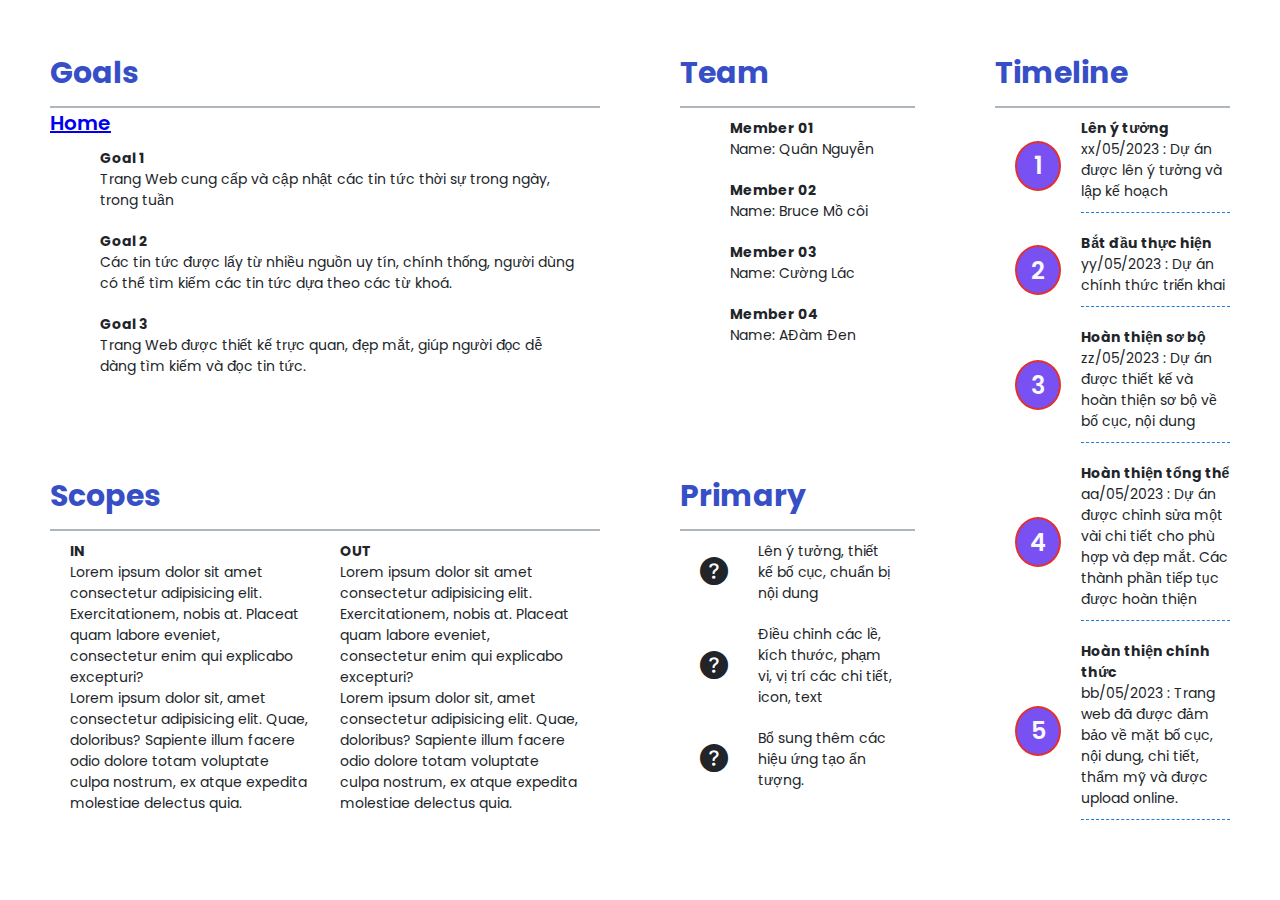
<file: Project Charter - News Web.html>
<!DOCTYPE html>
<html lang="en">
  <head>
    <meta charset="UTF-8" />
    <meta http-equiv="X-UA-Compatible" content="IE=edge" />
    <meta name="viewport" content="width=device-width, initial-scale=1.0" />
    <link
      href="https://cdn.jsdelivr.net/npm/bootstrap@5.3.0-alpha3/dist/css/bootstrap.min.css"
      rel="stylesheet"
      integrity="sha384-KK94CHFLLe+nY2dmCWGMq91rCGa5gtU4mk92HdvYe+M/SXH301p5ILy+dN9+nJOZ"
      crossorigin="anonymous"
    />
    <link
      rel="stylesheet"
      href="https://cdn.jsdelivr.net/npm/bootstrap-icons@1.10.5/font/bootstrap-icons.css"
    />
    <link
      rel="stylesheet"
      href="https://cdnjs.cloudflare.com/ajax/libs/font-awesome/6.4.0/css/all.min.css"
      integrity="sha512-iecdLmaskl7CVkqkXNQ/ZH/XLlvWZOJyj7Yy7tcenmpD1ypASozpmT/E0iPtmFIB46ZmdtAc9eNBvH0H/ZpiBw=="
      crossorigin="anonymous"
      referrerpolicy="no-referrer"
    />
    <link rel="preconnect" href="https://fonts.googleapis.com" />
    <link rel="preconnect" href="https://fonts.gstatic.com" crossorigin />
    <link
      href="https://fonts.googleapis.com/css2?family=Poppins:ital,wght@0,400;0,600;0,700;1,400;1,600&display=swap"
      rel="stylesheet"
    />
    <link rel="stylesheet" href="Project Charter.css" />
    <title>Project Charter</title>
    <style>
      html {
        font-family: "Poppins", sans-serif;
        font-size: 14px;
        color: #212529;
        font-weight: 400;
      }

      * {
        box-sizing: border-box;
        margin: 0;
        padding: 0;
      }
    </style>
  </head>
  <body>
    <div id="project-charter">
      <div class="project-charter-container bg-primary">
        <div class="card">
          <div class="card-body">
            <div class="card-title position-relative">
              <h2>Goals</h2>
              <a
                href="Digital CV.html"
                class="nav-link position-absolute end-0 bottom-0 translate-middle fw-bold text-primary"
                >Home</a
              >
            </div>
            <div
              class="card-text border-bottom border-1 border-secondary-subtle"
            >
              <div>
                <i class="fa-solid fa-flag"></i>
              </div>
              <div>
                <h4>Goal 1</h4>
                <p>
                  Trang Web cung cấp và cập nhật các tin tức thời sự trong ngày,
                  trong tuần
                </p>
              </div>
            </div>
            <div
              class="card-text border-bottom border-1 border-secondary-subtle"
            >
              <div>
                <i class="fa-solid fa-flag"></i>
              </div>
              <div>
                <h4>Goal 2</h4>
                <p>
                  Các tin tức được lấy từ nhiều nguồn uy tín, chính thống, người
                  dùng có thể tìm kiếm các tin tức dựa theo các từ khoá.
                </p>
              </div>
            </div>
            <div
              class="card-text border-bottom border-1 border-secondary-subtle"
            >
              <div>
                <i class="fa-solid fa-flag"></i>
              </div>
              <div>
                <h4>Goal 3</h4>
                <p>
                  Trang Web được thiết kế trực quan, đẹp mắt, giúp người đọc dễ
                  dàng tìm kiếm và đọc tin tức.
                </p>
              </div>
            </div>
          </div>
        </div>
        <div class="card">
          <div class="card-body">
            <div class="card-title">
              <h2>Team</h2>
            </div>
            <div class="card-text">
              <div>
                <i class="fa-solid fa-user"></i>
              </div>
              <div>
                <h4>Member 01</h4>
                <p>Name: Quân Nguyễn</p>
              </div>
            </div>
            <div class="card-text">
              <div>
                <i class="fa-solid fa-user"></i>
              </div>
              <div>
                <h4>Member 02</h4>
                <p>Name: Bruce Mồ côi</p>
              </div>
            </div>
            <div class="card-text">
              <div>
                <i class="fa-solid fa-user"></i>
              </div>
              <div>
                <h4>Member 03</h4>
                <p>Name: Cường Lác</p>
              </div>
            </div>
            <div class="card-text">
              <div>
                <i class="fa-solid fa-user"></i>
              </div>
              <div>
                <h4>Member 04</h4>
                <p>Name: AĐàm Đen</p>
              </div>
            </div>
          </div>
        </div>
        <div class="card">
          <div class="card-body">
            <div class="card-title">
              <h2>Timeline</h2>
            </div>
            <div class="card-text">
              <div class="project-number">1</div>
              <div class="dashed-border">
                <h4>Lên ý tưởng</h4>
                <p>xx/05/2023 : Dự án được lên ý tưởng và lập kế hoạch</p>
              </div>
            </div>
            <div class="card-text">
              <div class="project-number">2</div>
              <div class="dashed-border">
                <h4>Bắt đầu thực hiện</h4>
                <p>yy/05/2023 : Dự án chính thức triển khai</p>
              </div>
            </div>
            <div class="card-text">
              <div class="project-number">3</div>
              <div class="dashed-border">
                <h4>Hoàn thiện sơ bộ</h4>
                <p>
                  zz/05/2023 : Dự án được thiết kế và hoàn thiện sơ bộ về bố
                  cục, nội dung
                </p>
              </div>
            </div>
            <div class="card-text">
              <div class="project-number">4</div>
              <div class="dashed-border">
                <h4>Hoàn thiện tổng thể</h4>
                <p>
                  aa/05/2023 : Dự án được chỉnh sửa một vài chi tiết cho phù hợp
                  và đẹp mắt. Các thành phần tiếp tục được hoàn thiện
                </p>
              </div>
            </div>
            <div class="card-text">
              <div class="project-number">5</div>
              <div class="dashed-border">
                <h4>Hoàn thiện chính thức</h4>
                <p>
                  bb/05/2023 : Trang web đã được đảm bảo về mặt bố cục, nội
                  dung, chi tiết, thẩm mỹ và được upload online.
                </p>
              </div>
            </div>
            <!-- <div class="card-text">
              <div class="project-number">6</div>
              <div class="dashed-border">
                <h4>Project Start</h4>
                <p>Lorem ipsum dolor sit amet.</p>
              </div>
            </div>
            <div class="card-text">
              <div class="project-number">7</div>
              <div class="dashed-border">
                <h4>Project Start</h4>
                <p>Lorem ipsum dolor sit amet.</p>
              </div>
            </div> -->
          </div>
        </div>
        <div class="card">
          <div class="card-body">
            <div class="card-title">
              <h2>Scopes</h2>
            </div>
            <div class="card-text">
              <div>
                <h4>IN</h4>
                <p class="mb-3 mt-4">
                  Lorem ipsum dolor sit amet consectetur adipisicing elit.
                  Exercitationem, nobis at. Placeat quam labore eveniet,
                  consectetur enim qui explicabo excepturi?
                </p>
                <p>
                  Lorem ipsum dolor sit, amet consectetur adipisicing elit.
                  Quae, doloribus? Sapiente illum facere odio dolore totam
                  voluptate culpa nostrum, ex atque expedita molestiae delectus
                  quia.
                </p>
              </div>
              <div>
                <h4>OUT</h4>
                <p class="mb-3 mt-4">
                  Lorem ipsum dolor sit amet consectetur adipisicing elit.
                  Exercitationem, nobis at. Placeat quam labore eveniet,
                  consectetur enim qui explicabo excepturi?
                </p>
                <p>
                  Lorem ipsum dolor sit, amet consectetur adipisicing elit.
                  Quae, doloribus? Sapiente illum facere odio dolore totam
                  voluptate culpa nostrum, ex atque expedita molestiae delectus
                  quia.
                </p>
              </div>
            </div>
          </div>
        </div>
        <div class="card">
          <div class="card-body">
            <div class="card-title">
              <h2>Primary</h2>
            </div>
            <div
              class="card-text border-bottom border-1 border-secondary-subtle"
            >
              <div>
                <i class="bi bi-question-circle-fill"></i>
              </div>
              <p>Lên ý tưởng, thiết kế bố cục, chuẩn bị nội dung</p>
            </div>
            <div
              class="card-text border-bottom border-1 border-secondary-subtle"
            >
              <div>
                <i class="bi bi-question-circle-fill"></i>
              </div>
              <p>
                Điều chỉnh các lề, kích thước, phạm vi, vị trí các chi tiết,
                icon, text
              </p>
            </div>
            <div class="card-text">
              <div>
                <i class="bi bi-question-circle-fill"></i>
              </div>
              <p>Bổ sung thêm các hiệu ứng tạo ấn tượng.</p>
            </div>
          </div>
        </div>
      </div>
    </div>
    <script
      src="https://cdn.jsdelivr.net/npm/@popperjs/core@2.11.7/dist/umd/popper.min.js"
      integrity="sha384-zYPOMqeu1DAVkHiLqWBUTcbYfZ8osu1Nd6Z89ify25QV9guujx43ITvfi12/QExE"
      crossorigin="anonymous"
    ></script>
    <script
      src="https://cdn.jsdelivr.net/npm/bootstrap@5.3.0-alpha3/dist/js/bootstrap.min.js"
      integrity="sha384-Y4oOpwW3duJdCWv5ly8SCFYWqFDsfob/3GkgExXKV4idmbt98QcxXYs9UoXAB7BZ"
      crossorigin="anonymous"
    ></script>
  </body>
</html>
</file>
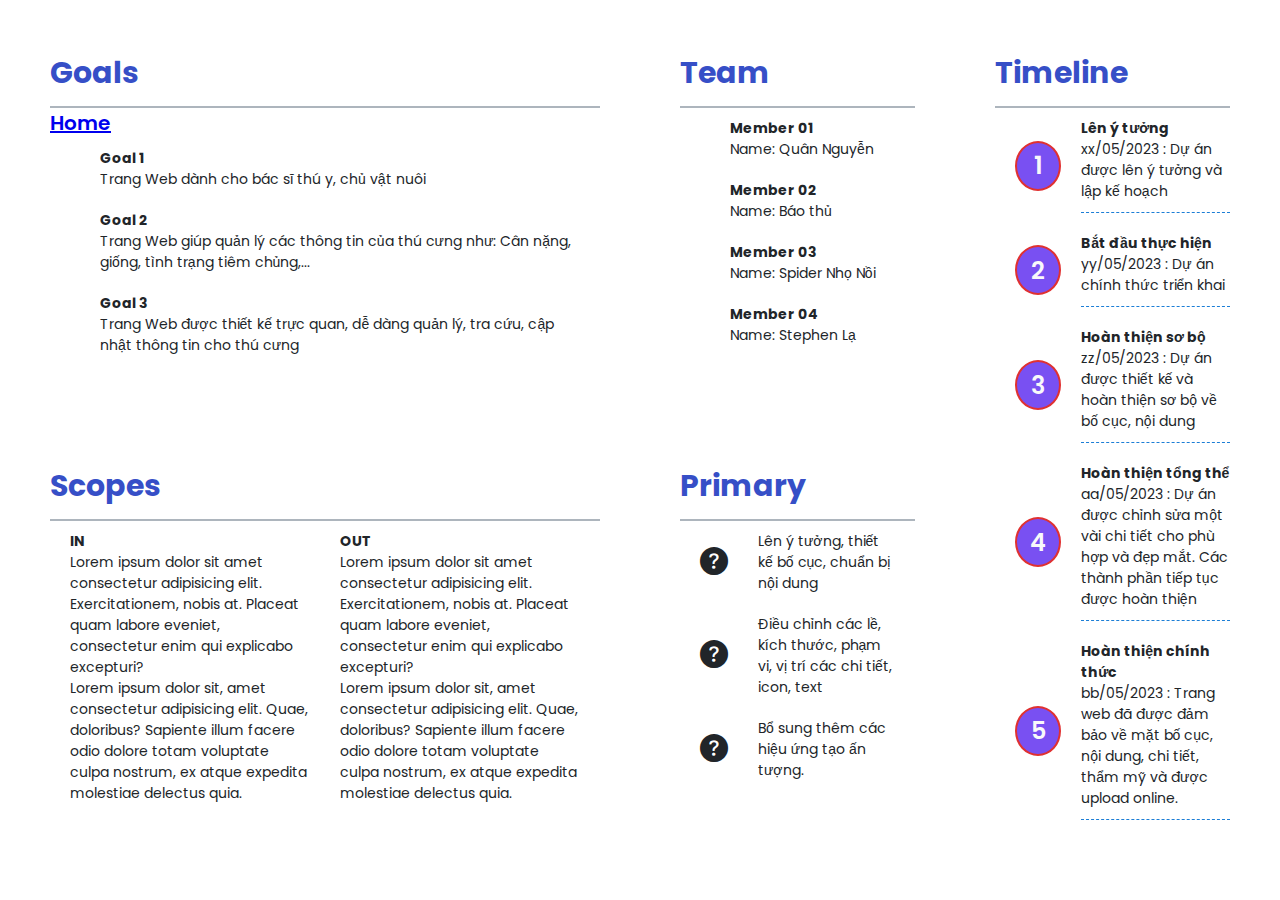
<file: Project Charter - Pet Web.html>
<!DOCTYPE html>
<html lang="en">
  <head>
    <meta charset="UTF-8" />
    <meta http-equiv="X-UA-Compatible" content="IE=edge" />
    <meta name="viewport" content="width=device-width, initial-scale=1.0" />
    <link
      href="https://cdn.jsdelivr.net/npm/bootstrap@5.3.0-alpha3/dist/css/bootstrap.min.css"
      rel="stylesheet"
      integrity="sha384-KK94CHFLLe+nY2dmCWGMq91rCGa5gtU4mk92HdvYe+M/SXH301p5ILy+dN9+nJOZ"
      crossorigin="anonymous"
    />
    <link
      rel="stylesheet"
      href="https://cdn.jsdelivr.net/npm/bootstrap-icons@1.10.5/font/bootstrap-icons.css"
    />
    <link
      rel="stylesheet"
      href="https://cdnjs.cloudflare.com/ajax/libs/font-awesome/6.4.0/css/all.min.css"
      integrity="sha512-iecdLmaskl7CVkqkXNQ/ZH/XLlvWZOJyj7Yy7tcenmpD1ypASozpmT/E0iPtmFIB46ZmdtAc9eNBvH0H/ZpiBw=="
      crossorigin="anonymous"
      referrerpolicy="no-referrer"
    />
    <link rel="preconnect" href="https://fonts.googleapis.com" />
    <link rel="preconnect" href="https://fonts.gstatic.com" crossorigin />
    <link
      href="https://fonts.googleapis.com/css2?family=Poppins:ital,wght@0,400;0,600;0,700;1,400;1,600&display=swap"
      rel="stylesheet"
    />
    <link rel="stylesheet" href="Project Charter.css" />
    <title>Project Charter</title>
    <style>
      html {
        font-family: "Poppins", sans-serif;
        font-size: 14px;
        color: #212529;
        font-weight: 400;
      }

      * {
        box-sizing: border-box;
        margin: 0;
        padding: 0;
      }
    </style>
  </head>
  <body>
    <div id="project-charter">
      <div class="project-charter-container bg-primary">
        <div class="card">
          <div class="card-body">
            <div class="card-title position-relative">
              <h2>Goals</h2>
              <a
                href="Digital CV.html"
                class="nav-link position-absolute end-0 bottom-0 translate-middle fw-bold text-primary"
                >Home</a
              >
            </div>
            <div
              class="card-text border-bottom border-1 border-secondary-subtle"
            >
              <div>
                <i class="fa-solid fa-flag"></i>
              </div>
              <div>
                <h4>Goal 1</h4>
                <p>Trang Web dành cho bác sĩ thú y, chủ vật nuôi</p>
              </div>
            </div>
            <div
              class="card-text border-bottom border-1 border-secondary-subtle"
            >
              <div>
                <i class="fa-solid fa-flag"></i>
              </div>
              <div>
                <h4>Goal 2</h4>
                <p>
                  Trang Web giúp quản lý các thông tin của thú cưng như: Cân
                  nặng, giống, tình trạng tiêm chủng,...
                </p>
              </div>
            </div>
            <div
              class="card-text border-bottom border-1 border-secondary-subtle"
            >
              <div>
                <i class="fa-solid fa-flag"></i>
              </div>
              <div>
                <h4>Goal 3</h4>
                <p>
                  Trang Web được thiết kế trực quan, dễ dàng quản lý, tra cứu,
                  cập nhật thông tin cho thú cưng
                </p>
              </div>
            </div>
          </div>
        </div>
        <div class="card">
          <div class="card-body">
            <div class="card-title">
              <h2>Team</h2>
            </div>
            <div class="card-text">
              <div>
                <i class="fa-solid fa-user"></i>
              </div>
              <div>
                <h4>Member 01</h4>
                <p>Name: Quân Nguyễn</p>
              </div>
            </div>
            <div class="card-text">
              <div>
                <i class="fa-solid fa-user"></i>
              </div>
              <div>
                <h4>Member 02</h4>
                <p>Name: Báo thủ</p>
              </div>
            </div>
            <div class="card-text">
              <div>
                <i class="fa-solid fa-user"></i>
              </div>
              <div>
                <h4>Member 03</h4>
                <p>Name: Spider Nhọ Nồi</p>
              </div>
            </div>
            <div class="card-text">
              <div>
                <i class="fa-solid fa-user"></i>
              </div>
              <div>
                <h4>Member 04</h4>
                <p>Name: Stephen Lạ</p>
              </div>
            </div>
          </div>
        </div>
        <div class="card">
          <div class="card-body">
            <div class="card-title">
              <h2>Timeline</h2>
            </div>
            <div class="card-text">
              <div class="project-number">1</div>
              <div class="dashed-border">
                <h4>Lên ý tưởng</h4>
                <p>xx/05/2023 : Dự án được lên ý tưởng và lập kế hoạch</p>
              </div>
            </div>
            <div class="card-text">
              <div class="project-number">2</div>
              <div class="dashed-border">
                <h4>Bắt đầu thực hiện</h4>
                <p>yy/05/2023 : Dự án chính thức triển khai</p>
              </div>
            </div>
            <div class="card-text">
              <div class="project-number">3</div>
              <div class="dashed-border">
                <h4>Hoàn thiện sơ bộ</h4>
                <p>
                  zz/05/2023 : Dự án được thiết kế và hoàn thiện sơ bộ về bố
                  cục, nội dung
                </p>
              </div>
            </div>
            <div class="card-text">
              <div class="project-number">4</div>
              <div class="dashed-border">
                <h4>Hoàn thiện tổng thể</h4>
                <p>
                  aa/05/2023 : Dự án được chỉnh sửa một vài chi tiết cho phù hợp
                  và đẹp mắt. Các thành phần tiếp tục được hoàn thiện
                </p>
              </div>
            </div>
            <div class="card-text">
              <div class="project-number">5</div>
              <div class="dashed-border">
                <h4>Hoàn thiện chính thức</h4>
                <p>
                  bb/05/2023 : Trang web đã được đảm bảo về mặt bố cục, nội
                  dung, chi tiết, thẩm mỹ và được upload online.
                </p>
              </div>
            </div>
            <!-- <div class="card-text">
              <div class="project-number">6</div>
              <div class="dashed-border">
                <h4>Project Start</h4>
                <p>Lorem ipsum dolor sit amet.</p>
              </div>
            </div>
            <div class="card-text">
              <div class="project-number">7</div>
              <div class="dashed-border">
                <h4>Project Start</h4>
                <p>Lorem ipsum dolor sit amet.</p>
              </div>
            </div> -->
          </div>
        </div>
        <div class="card">
          <div class="card-body">
            <div class="card-title">
              <h2>Scopes</h2>
            </div>
            <div class="card-text">
              <div>
                <h4>IN</h4>
                <p class="mb-3 mt-4">
                  Lorem ipsum dolor sit amet consectetur adipisicing elit.
                  Exercitationem, nobis at. Placeat quam labore eveniet,
                  consectetur enim qui explicabo excepturi?
                </p>
                <p>
                  Lorem ipsum dolor sit, amet consectetur adipisicing elit.
                  Quae, doloribus? Sapiente illum facere odio dolore totam
                  voluptate culpa nostrum, ex atque expedita molestiae delectus
                  quia.
                </p>
              </div>
              <div>
                <h4>OUT</h4>
                <p class="mb-3 mt-4">
                  Lorem ipsum dolor sit amet consectetur adipisicing elit.
                  Exercitationem, nobis at. Placeat quam labore eveniet,
                  consectetur enim qui explicabo excepturi?
                </p>
                <p>
                  Lorem ipsum dolor sit, amet consectetur adipisicing elit.
                  Quae, doloribus? Sapiente illum facere odio dolore totam
                  voluptate culpa nostrum, ex atque expedita molestiae delectus
                  quia.
                </p>
              </div>
            </div>
          </div>
        </div>
        <div class="card">
          <div class="card-body">
            <div class="card-title">
              <h2>Primary</h2>
            </div>
            <div
              class="card-text border-bottom border-1 border-secondary-subtle"
            >
              <div>
                <i class="bi bi-question-circle-fill"></i>
              </div>
              <p>Lên ý tưởng, thiết kế bố cục, chuẩn bị nội dung</p>
            </div>
            <div
              class="card-text border-bottom border-1 border-secondary-subtle"
            >
              <div>
                <i class="bi bi-question-circle-fill"></i>
              </div>
              <p>
                Điều chỉnh các lề, kích thước, phạm vi, vị trí các chi tiết,
                icon, text
              </p>
            </div>
            <div class="card-text">
              <div>
                <i class="bi bi-question-circle-fill"></i>
              </div>
              <p>Bổ sung thêm các hiệu ứng tạo ấn tượng.</p>
            </div>
          </div>
        </div>
      </div>
    </div>
    <script
      src="https://cdn.jsdelivr.net/npm/@popperjs/core@2.11.7/dist/umd/popper.min.js"
      integrity="sha384-zYPOMqeu1DAVkHiLqWBUTcbYfZ8osu1Nd6Z89ify25QV9guujx43ITvfi12/QExE"
      crossorigin="anonymous"
    ></script>
    <script
      src="https://cdn.jsdelivr.net/npm/bootstrap@5.3.0-alpha3/dist/js/bootstrap.min.js"
      integrity="sha384-Y4oOpwW3duJdCWv5ly8SCFYWqFDsfob/3GkgExXKV4idmbt98QcxXYs9UoXAB7BZ"
      crossorigin="anonymous"
    ></script>
  </body>
</html>
</file>
<file: Project Charter.css>
@media screen and (min-width: 1025px) {
  h2 {
    color: #364fc7;
    font-size: 30px;
    font-weight: 700;
    padding-bottom: 10px;
    border-bottom: 2px solid #adb5bd;
  }

  p {
    margin: 0;
  }

  i {
    font-size: 28px;
  }

  .card:first-child .card-title a {
    font-size: 20px;
    font-weight: 600;
    height: 50%;
    margin-bottom: 5px;
  }

  .project-charter-container {
    display: grid;
    grid-template-columns: repeat(4, 1fr);
    gap: 20px;
    padding: 20px;
  }

  .card:first-child,
  .card:nth-child(4) {
    grid-column: span 2;
  }

  .card:nth-child(3) {
    grid-row: span 2;
  }

  .card:nth-child(3) .card-text {
    padding-right: 0;
    gap: 20px;
  }

  .card-body {
    padding: 30px;
  }

  .card-text {
    padding: 10px 20px;
    display: flex;
    justify-content: flex-start;
    align-items: center;
    gap: 30px;
  }

  .dashed-border {
    border-bottom: 1px dashed #1c7ed6;
    padding-bottom: 10px;
    width: 100%;
  }

  .project-number {
    background-color: #7950f2;
    color: #f8f9fa;
    font-size: 24px;
    font-weight: 600;
    width: 65px;
    height: 50px;
    display: flex;
    align-items: center;
    justify-content: center;
    border: 2px solid #e03131;
    border-radius: 50%;
  }
}

@media screen and (min-width: 481px) and (max-width: 1024px) {
  h2 {
    color: #364fc7;
    font-size: 36px;
    font-weight: 700;
    padding-bottom: 10px;
    border-bottom: 2px solid #adb5bd;
  }

  p {
    margin: 0;
  }

  i {
    font-size: 28px;
    text-align: center;
  }

  .card:first-child .card-title a {
    font-size: 20px;
    font-weight: 600;
    height: 50%;
    margin-bottom: 0px;
  }

  .project-charter-container {
    display: flex;
    flex-direction: column;
    gap: 20px;
    padding: 20px;
  }

  .card:nth-child(2) {
    order: 2;
  }

  .card:nth-child(5) {
    order: 2;
  }

  .card:nth-child(3) {
    order: 3;
  }

  .card:nth-child(3) .card-text {
    padding-right: 0;
    gap: 20px;
  }

  .card:first-child .card-text div:first-child,
  .card:nth-child(2) .card-text div:first-child,
  .card:nth-child(5) .card-text div:first-child {
    display: flex;
    justify-content: center;
    margin-bottom: 10px;
  }

  .card:nth-child(4) .card-text div:first-child {
    margin-bottom: 30px;
  }

  .card-body {
    padding: 30px;
  }

  .card-text {
    padding: 10px 20px;
  }

  .dashed-border {
    border-bottom: 1px dashed #1c7ed6;
    padding-bottom: 10px;
    width: 100%;
  }

  .project-number {
    background-color: #7950f2;
    color: #f8f9fa;
    font-size: 24px;
    font-weight: 600;
    width: 50px;
    height: 50px;
    display: flex;
    align-items: center;
    justify-content: center;
    border: 2px solid #e03131;
    border-radius: 50%;
  }
}

@media screen and (max-width: 480px) {
  h2 {
    color: #364fc7;
    font-size: 26px;
    font-weight: 700;
    padding-bottom: 10px;
    border-bottom: 2px solid #adb5bd;
  }

  p {
    margin: 0;
  }

  i {
    font-size: 28px;
    text-align: center;
  }

  .card:first-child .card-title a {
    font-size: 18px;
    font-weight: 600;
    height: 50%;
    margin-bottom: 4px;
  }

  .project-charter-container {
    display: flex;
    flex-direction: column;
    gap: 20px;
    padding: 20px;
  }

  .card:nth-child(2) {
    order: 2;
  }

  .card:nth-child(5) {
    order: 2;
  }

  .card:nth-child(3) {
    order: 3;
  }

  .card:nth-child(3) .card-text {
    padding-right: 0;
    gap: 20px;
  }

  .card:first-child .card-text div:first-child,
  .card:nth-child(2) .card-text div:first-child,
  .card:nth-child(5) .card-text div:first-child {
    display: flex;
    justify-content: center;
    margin-bottom: 10px;
  }

  .card:nth-child(4) .card-text div:first-child {
    margin-bottom: 30px;
  }

  .card-body {
    padding: 30px;
  }

  .card-text {
    padding: 10px 20px;
  }

  .dashed-border {
    border-bottom: 1px dashed #1c7ed6;
    padding-bottom: 10px;
    width: 100%;
  }

  .project-number {
    background-color: #7950f2;
    color: #f8f9fa;
    font-size: 24px;
    font-weight: 600;
    width: 50px;
    height: 50px;
    display: flex;
    align-items: center;
    justify-content: center;
    border: 2px solid #e03131;
    border-radius: 50%;
  }
}
</file>
